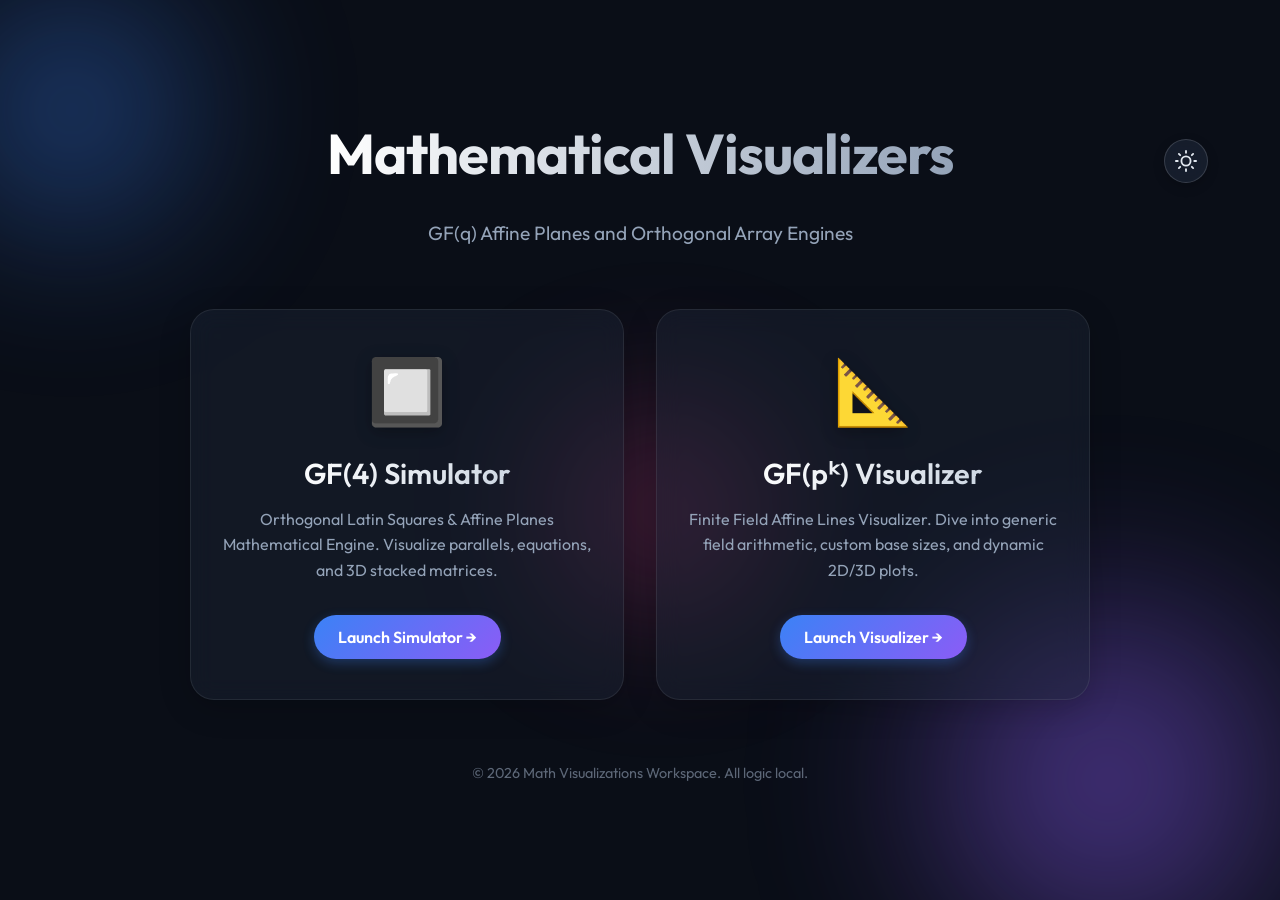
<file: index.html>
<!DOCTYPE html>
<html lang="en">
<head>
    <meta charset="UTF-8">
    <meta name="viewport" content="width=device-width, initial-scale=1.0">
    <!-- Anti-flash: apply theme BEFORE CSS renders -->
    <script>
        (function () {
            var theme = localStorage.getItem('theme') || 'dark';
            document.documentElement.setAttribute('data-theme', theme);
        })();
    </script>
    <title>Mathematical Simulators Hub</title>
    <link href="https://fonts.googleapis.com/css2?family=Outfit:wght@300;400;600;700&display=swap" rel="stylesheet">
    <link rel="stylesheet" href="style.css">
</head>
<body>
    <!-- Background Elements -->
    <div class="bg-shape shape-1"></div>
    <div class="bg-shape shape-2"></div>
    <div class="bg-shape shape-3"></div>

    <div class="container">
        <header class="hero">
            <div class="hero-top">
                <h1>Mathematical Visualizers</h1>
                <button id="theme-toggle" class="theme-toggle-btn" aria-label="Toggle Theme">
                    <!-- Sun icon (shown in dark mode) -->
                    <svg class="sun-icon" xmlns="http://www.w3.org/2000/svg" width="22" height="22" viewBox="0 0 24 24"
                        fill="none" stroke="currentColor" stroke-width="2" stroke-linecap="round" stroke-linejoin="round">
                        <circle cx="12" cy="12" r="5"></circle>
                        <line x1="12" y1="1" x2="12" y2="3"></line><line x1="12" y1="21" x2="12" y2="23"></line>
                        <line x1="4.22" y1="4.22" x2="5.64" y2="5.64"></line><line x1="18.36" y1="18.36" x2="19.78" y2="19.78"></line>
                        <line x1="1" y1="12" x2="3" y2="12"></line><line x1="21" y1="12" x2="23" y2="12"></line>
                        <line x1="4.22" y1="19.78" x2="5.64" y2="18.36"></line><line x1="18.36" y1="5.64" x2="19.78" y2="4.22"></line>
                    </svg>
                    <!-- Moon icon (shown in light mode) -->
                    <svg class="moon-icon" xmlns="http://www.w3.org/2000/svg" width="22" height="22" viewBox="0 0 24 24"
                        fill="none" stroke="currentColor" stroke-width="2" stroke-linecap="round" stroke-linejoin="round">
                        <path d="M21 12.79A9 9 0 1 1 11.21 3 7 7 0 0 0 21 12.79z"></path>
                    </svg>
                </button>
            </div>
            <p>GF(q) Affine Planes and Orthogonal Array Engines</p>
        </header>

        <main class="cards-grid">
            
            <a href="Orthogonal Latin Squares vs. Affine Planes/index.html" class="portal-card">
                <div class="card-glow"></div>
                <div class="card-content">
                    <div class="card-icon">🔲</div>
                    <h2>GF(4) Simulator</h2>
                    <p>Orthogonal Latin Squares & Affine Planes Mathematical Engine. Visualize parallels, equations, and 3D stacked matrices.</p>
                    <span class="launch-btn">Launch Simulator &rarr;</span>
                </div>
            </a>

            <a href="Think/index.html" class="portal-card">
                <div class="card-glow"></div>
                <div class="card-content">
                    <div class="card-icon">📐</div>
                    <h2>GF(pᵏ) Visualizer</h2>
                    <p>Finite Field Affine Lines Visualizer. Dive into generic field arithmetic, custom base sizes, and dynamic 2D/3D plots.</p>
                    <span class="launch-btn">Launch Visualizer &rarr;</span>
                </div>
            </a>

        </main>
        
        <footer class="footer">
            <p>&copy; 2026 Math Visualizations Workspace. All logic local.</p>
        </footer>
    </div>

    <script>
        // ── Theme System ──────────────────────────────────────────────
        const themeToggleBtn = document.getElementById('theme-toggle');

        // Apply theme to <html> and save to localStorage
        function applyTheme(theme) {
            document.documentElement.setAttribute('data-theme', theme);
            localStorage.setItem('theme', theme);
        }

        // Toggle between dark and light
        themeToggleBtn.addEventListener('click', () => {
            const current = document.documentElement.getAttribute('data-theme');
            applyTheme(current === 'light' ? 'dark' : 'light');
        });

        // Cross-page sync: when another tab (e.g. the simulator) changes theme, update here too
        window.addEventListener('storage', (e) => {
            if (e.key === 'theme' && e.newValue) {
                document.documentElement.setAttribute('data-theme', e.newValue);
            }
        });
    </script>
</body>
</html>
</file>
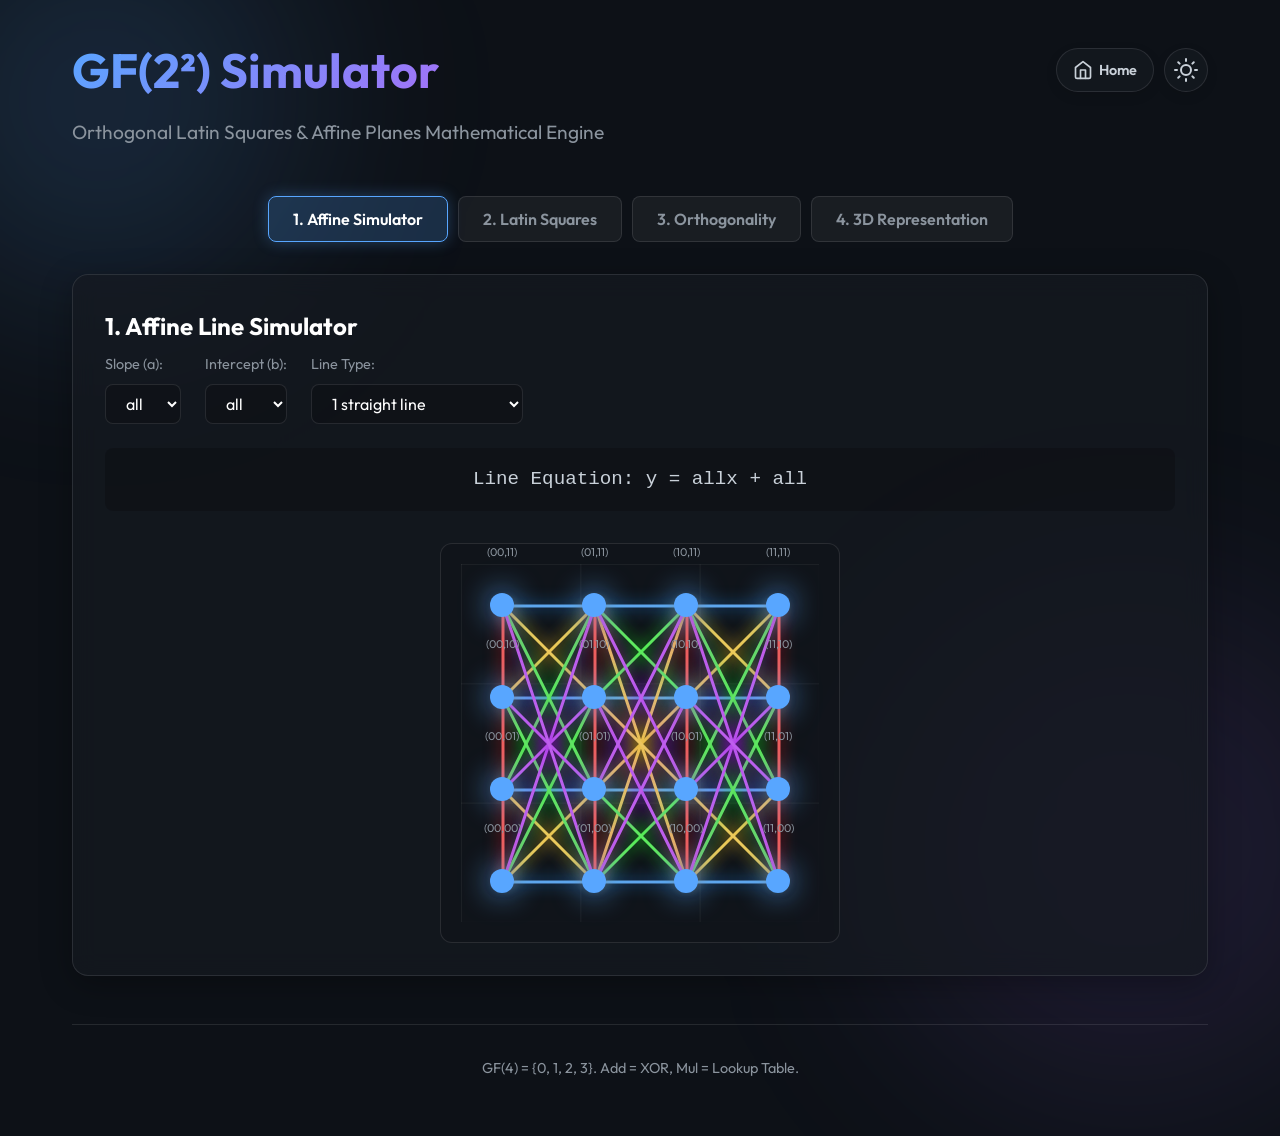
<file: Orthogonal Latin Squares vs. Affine Planes/index.html>
<!DOCTYPE html>
<html lang="en">

<head>
    <meta charset="UTF-8">
    <meta name="viewport" content="width=device-width, initial-scale=1.0">
    <!-- Anti-flash: apply theme BEFORE CSS renders -->
    <script>
        (function () {
            var theme = localStorage.getItem('theme') || 'dark';
            document.documentElement.setAttribute('data-theme', theme);
        })();
    </script>
    <title>GF(4) Affine Plane & Latin Squares Simulator</title>
    <link href="https://fonts.googleapis.com/css2?family=Outfit:wght@300;400;600;700&display=swap" rel="stylesheet">
    <link rel="stylesheet" href="style.css">
</head>

<body>
    <div class="bg-shape shape-1"></div>
    <div class="bg-shape shape-2"></div>

    <div class="container">
        <header>
            <div class="header-top">
                <h1>GF(2&sup2;) Simulator</h1>
                <div class="header-actions">
                    <a href="../index.html" class="home-btn" aria-label="Go to Home">
                        <svg xmlns="http://www.w3.org/2000/svg" width="20" height="20" viewBox="0 0 24 24" fill="none" stroke="currentColor" stroke-width="2" stroke-linecap="round" stroke-linejoin="round">
                            <path d="M3 9l9-7 9 7v11a2 2 0 0 1-2 2H5a2 2 0 0 1-2-2z"></path>
                            <polyline points="9 22 9 12 15 12 15 22"></polyline>
                        </svg>
                        <span>Home</span>
                    </a>
                    <button id="theme-toggle" class="theme-toggle-btn" aria-label="Toggle Theme">
                        <svg class="sun-icon" xmlns="http://www.w3.org/2000/svg" width="24" height="24" viewBox="0 0 24 24"
                            fill="none" stroke="currentColor" stroke-width="2" stroke-linecap="round"
                            stroke-linejoin="round">
                            <circle cx="12" cy="12" r="5"></circle>
                            <line x1="12" y1="1" x2="12" y2="3"></line>
                            <line x1="12" y1="21" x2="12" y2="23"></line>
                            <line x1="4.22" y1="4.22" x2="5.64" y2="5.64"></line>
                            <line x1="18.36" y1="18.36" x2="19.78" y2="19.78"></line>
                            <line x1="1" y1="12" x2="3" y2="12"></line>
                            <line x1="21" y1="12" x2="23" y2="12"></line>
                            <line x1="4.22" y1="19.78" x2="5.64" y2="18.36"></line>
                            <line x1="18.36" y1="5.64" x2="19.78" y2="4.22"></line>
                        </svg>
                        <svg class="moon-icon" xmlns="http://www.w3.org/2000/svg" width="24" height="24" viewBox="0 0 24 24"
                            fill="none" stroke="currentColor" stroke-width="2" stroke-linecap="round"
                            stroke-linejoin="round">
                            <path d="M21 12.79A9 9 0 1 1 11.21 3 7 7 0 0 0 21 12.79z"></path>
                        </svg>
                    </button>
                </div>
            </div>
            <p>Orthogonal Latin Squares & Affine Planes Mathematical Engine</p>
        </header>

        <main>
            <!-- Tabs Navigation -->
            <div class="tabs-container">
                <button class="tab-btn active" data-target="panel-1">1. Affine Simulator</button>
                <button class="tab-btn" data-target="panel-2">2. Latin Squares</button>
                <button class="tab-btn" data-target="panel-3">3. Orthogonality</button>
                <button class="tab-btn" data-target="panel-4">4. 3D Representation</button>
            </div>

            <!-- Affine Plane Control Panel -->
            <section id="panel-1" class="panel glass-panel tab-content active">
                <h2>1. Affine Line Simulator</h2>
                <div class="controls">
                    <div class="control-group">
                        <label for="slope">Slope (a):</label>
                        <select id="slope">
                            <option value="all">all</option>
                            <option value="0">00</option>
                            <option value="1">01</option>
                            <option value="2">10</option>
                            <option value="3">11</option>
                            <option value="inf">&infin;</option>
                        </select>
                    </div>
                    <div class="control-group">
                        <label for="intercept">Intercept (b):</label>
                        <select id="intercept">
                            <option value="all">all</option>
                            <option value="0">00</option>
                            <option value="1">01</option>
                            <option value="2">10</option>
                            <option value="3">11</option>
                        </select>
                    </div>
                    <div class="control-group">
                        <label for="line-style">Line Type:</label>
                        <select id="line-style">
                            <option value="1">1 straight line</option>
                            <option value="2">2 Bezier curve</option>
                            <option value="3">3 curve</option>
                            <option value="4">4 Spline Curve</option>
                            <option value="5">5 Catmull-Rom Spline</option>
                            <option value="6">6 Cosine Interpolation</option>
                            <option value="7">7 Hermite Curve</option>
                        </select>
                    </div>
                </div>
                <div class="equation-display">
                    Line Equation: <span>y = <span id="eq-a">00</span>x + <span id="eq-b">00</span></span>
                </div>
                <!-- Interactive Grid -->
                <div class="grid-container" id="affine-grid">
                    <!-- Points generated by JS -->
                </div>
            </section>

            <!-- Latin Squares Generated -->
            <section id="panel-2" class="panel glass-panel tab-content">
                <h2>2. Latin Squares Generation</h2>
                <p>Derived from parallel lines of slope a &isin; {1, 2, 3}</p>
                <div class="controls">
                    <button id="randomize-latin-btn" class="primary-btn">Randomize 3 Latin Squares</button>
                    <button id="reset-latin-btn" class="primary-btn">Restore Default Latin Squares</button>
                </div>
                <div class="latin-squares-container">
                    <div class="latin-square-wrapper" id="ls-1">
                        <h3>L&#x2081; (a = 1)</h3>
                        <div class="matrix-grid"></div>
                    </div>
                    <div class="latin-square-wrapper" id="ls-2">
                        <h3>L&#x2082; (a = 2)</h3>
                        <div class="matrix-grid"></div>
                    </div>
                    <div class="latin-square-wrapper" id="ls-3">
                        <h3>L&#x2083; (a = 3)</h3>
                        <div class="matrix-grid"></div>
                    </div>
                </div>
            </section>

            <!-- Superimposition Verifier -->
            <section id="panel-3" class="panel glass-panel tab-content">
                <h2>3. Orthogonality Verification</h2>
                <p>Superimpose two Latin Squares to verify orthogonality.</p>

                <div class="controls">
                    <div class="control-group">
                        <label for="sq1">Square 1:</label>
                        <select id="sq1">
                            <option value="1">L&#x2081;</option>
                            <option value="2">L&#x2082;</option>
                            <option value="3">L&#x2083;</option>
                        </select>
                    </div>
                    <span class="cross-icon">&times;</span>
                    <div class="control-group">
                        <label for="sq2">Square 2:</label>
                        <select id="sq2">
                            <option value="1">L&#x2081;</option>
                            <option value="2" selected>L&#x2082;</option>
                            <option value="3">L&#x2083;</option>
                        </select>
                    </div>
                    <button id="verify-btn" class="primary-btn">Superimpose & Verify</button>
                </div>

                <div class="superposition-display hidden" id="superposition-result">
                    <div class="matrix-grid large-grid" id="super-matrix"></div>
                    <div class="verification-status" id="verify-status">
                        <!-- Status message goes here -->
                    </div>
                </div>
            </section>

            <!-- 3D Overlaid Planes Representation -->
            <section id="panel-4" class="panel glass-panel tab-content">
                <h2>4. 3D Overlaid Planes Representation</h2>
                <p>Visualize the superimposed orthogonal arrays as a 3D structure.</p>
                <div class="cube-controls controls">
                    <button id="render-3d-btn" class="primary-btn">Render 3D Planes</button>

                    <div class="control-group" style="margin-left: 20px;">
                        <label for="cube-val-filter">Show Blocks:</label>
                        <select id="cube-val-filter">
                            <option value="all">all</option>
                            <option value="0">00</option>
                            <option value="1">01</option>
                            <option value="2">10</option>
                            <option value="3">11</option>
                        </select>
                    </div>

                    <div class="control-group" style="flex-direction: row; align-items: center; margin-left: auto;">
                        <span class="drag-hint">Left-click: Drag layers | Right-click: Rotate scene | Scroll:
                            Zoom</span>
                    </div>
                </div>
                <div class="cube-container hidden" id="cube-wrapper">
                    <div class="scene" id="cube-scene">
                        <!-- 3D layer planes generated by JS -->
                    </div>
                </div>

                <!-- Popup to show tuple data on click -->
                <div id="tuple-popup" class="hidden">
                    <h4>Coordinate (x, y, z)</h4>
                    <p id="tuple-data">H&#x2081;, H&#x2082;, H&#x2083;: (00, 00, 00)</p>
                </div>
            </section>
        </main>

        <footer>
            <p>GF(4) = {0, 1, 2, 3}. Add = XOR, Mul = Lookup Table.</p>
        </footer>
    </div>

    <script src="app.js"></script>
</body>

</html>
</file>
<file: style.css>
:root {
    --bg-dark: #0a0e17;
    --text-primary: #e2e8f0;
    --text-secondary: #94a3b8;
    --accent-1: #3b82f6;
    --accent-2: #8b5cf6;
    --accent-3: #ec4899;
    --card-bg: rgba(30, 41, 59, 0.4);
    --card-border: rgba(255, 255, 255, 0.08);
    --toggle-bg: rgba(30, 41, 59, 0.6);
    --toggle-border: rgba(255, 255, 255, 0.15);
    --toggle-color: #e2e8f0;
}

[data-theme="light"] {
    --bg-dark: #f1f5f9;
    --text-primary: #1e293b;
    --text-secondary: #475569;
    --card-bg: rgba(255, 255, 255, 0.7);
    --card-border: rgba(0, 0, 0, 0.08);
    --toggle-bg: rgba(255, 255, 255, 0.8);
    --toggle-border: rgba(0, 0, 0, 0.15);
    --toggle-color: #1e293b;
}

[data-theme="light"] body {
    background-color: var(--bg-dark);
}

[data-theme="light"] .shape-1,
[data-theme="light"] .shape-2,
[data-theme="light"] .shape-3 {
    opacity: 0.25;
}

* {
    box-sizing: border-box;
    margin: 0;
    padding: 0;
}

body {
    font-family: 'Outfit', -apple-system, BlinkMacSystemFont, 'Segoe UI', Roboto, Helvetica, Arial, sans-serif;
    background-color: var(--bg-dark);
    color: var(--text-primary);
    min-height: 100vh;
    display: flex;
    flex-direction: column;
    align-items: center;
    justify-content: center;
    overflow-x: hidden;
    position: relative;
}

/* Background animated shapes */
.bg-shape {
    position: fixed;
    border-radius: 50%;
    filter: blur(80px);
    z-index: -1;
    opacity: 0.6;
    animation: float 20s infinite alternate;
}

.shape-1 {
    width: 400px;
    height: 400px;
    background: radial-gradient(circle, var(--accent-1), transparent 60%);
    top: -10%;
    left: -10%;
}

.shape-2 {
    width: 600px;
    height: 600px;
    background: radial-gradient(circle, var(--accent-2), transparent 60%);
    bottom: -20%;
    right: -10%;
    animation-delay: -5s;
}

.shape-3 {
    width: 300px;
    height: 300px;
    background: radial-gradient(circle, var(--accent-3), transparent 60%);
    top: 40%;
    left: 40%;
    animation-delay: -10s;
}

@keyframes float {
    0% { transform: translate(0, 0) scale(1); }
    100% { transform: translate(40px, -40px) scale(1.1); }
}

.container {
    max-width: 1200px;
    width: 100%;
    padding: 2rem;
    z-index: 10;
    display: flex;
    flex-direction: column;
    align-items: center;
    gap: 4rem;
}

.hero {
    text-align: center;
    animation: fadeInDown 1s ease-out forwards;
    width: 100%;
}

.hero-top {
    display: flex;
    justify-content: center;
    align-items: center;
    position: relative;
    margin-bottom: 1rem;
}

.theme-toggle-btn {
    position: absolute;
    right: 0;
    background: var(--toggle-bg);
    border: 1px solid var(--toggle-border);
    color: var(--toggle-color);
    width: 44px;
    height: 44px;
    border-radius: 50%;
    display: flex;
    justify-content: center;
    align-items: center;
    cursor: pointer;
    transition: all 0.3s ease;
    box-shadow: 0 4px 12px rgba(0, 0, 0, 0.2);
    backdrop-filter: blur(8px);
}

.theme-toggle-btn:hover {
    transform: scale(1.1);
    border-color: var(--accent-1);
    color: var(--accent-1);
    box-shadow: 0 4px 16px rgba(59, 130, 246, 0.4);
}

/* Show sun in dark mode, moon in light mode */
.sun-icon { display: block; }
.moon-icon { display: none; }
[data-theme="light"] .sun-icon { display: none; }
[data-theme="light"] .moon-icon { display: block; }

.hero h1 {
    font-size: 3.5rem;
    font-weight: 700;
    margin-bottom: 1rem;
    background: linear-gradient(to right, #fff, #94a3b8);
    -webkit-background-clip: text;
    -webkit-text-fill-color: transparent;
    letter-spacing: -1px;
}

.hero p {
    font-size: 1.2rem;
    color: var(--text-secondary);
    max-width: 600px;
    margin: 0 auto;
}

/* Cards Layout */
.cards-grid {
    display: grid;
    grid-template-columns: repeat(auto-fit, minmax(350px, 1fr));
    gap: 2rem;
    width: 100%;
    max-width: 900px;
}

/* Portal Card styling - glassmorphism */
.portal-card {
    position: relative;
    text-decoration: none;
    color: inherit;
    background: var(--card-bg);
    border: 1px solid var(--card-border);
    border-radius: 24px;
    padding: 2.5rem 2rem;
    backdrop-filter: blur(12px);
    -webkit-backdrop-filter: blur(12px);
    box-shadow: 0 8px 32px rgba(0, 0, 0, 0.2);
    transition: transform 0.4s cubic-bezier(0.175, 0.885, 0.32, 1.275), 
                box-shadow 0.4s ease, border-color 0.4s ease;
    overflow: hidden;
    display: flex;
    flex-direction: column;
    align-items: center;
    text-align: center;
    animation: fadeInUp 1s ease-out forwards;
    opacity: 0;
}

.cards-grid a:nth-child(2) {
    animation-delay: 0.2s;
}

.card-glow {
    position: absolute;
    width: 150px;
    height: 150px;
    background: radial-gradient(circle, rgba(255,255,255,0.2), transparent 70%);
    border-radius: 50%;
    top: -50px;
    left: -50px;
    z-index: 0;
    opacity: 0;
    transition: opacity 0.4s ease;
    pointer-events: none;
}

.portal-card:hover {
    transform: translateY(-10px) scale(1.02);
    box-shadow: 0 20px 40px rgba(0, 0, 0, 0.4),
                0 0 20px rgba(59, 130, 246, 0.3);
    border-color: rgba(255, 255, 255, 0.2);
}

.portal-card:hover .card-glow {
    opacity: 1;
}

.card-content {
    position: relative;
    z-index: 1;
    display: flex;
    flex-direction: column;
    align-items: center;
    height: 100%;
}

.card-icon {
    font-size: 4rem;
    margin-bottom: 1.5rem;
    filter: drop-shadow(0 4px 8px rgba(0,0,0,0.3));
    transition: transform 0.3s ease;
}

.portal-card:hover .card-icon {
    transform: scale(1.1) rotate(5deg);
}

.portal-card h2 {
    font-size: 1.8rem;
    font-weight: 600;
    margin-bottom: 1rem;
    background: linear-gradient(135deg, #fff, #cbd5e1);
    -webkit-background-clip: text;
    -webkit-text-fill-color: transparent;
}

.portal-card p {
    font-size: 1rem;
    color: var(--text-secondary);
    line-height: 1.6;
    margin-bottom: 2rem;
    flex-grow: 1;
}

.launch-btn {
    display: inline-block;
    padding: 0.75rem 1.5rem;
    background: linear-gradient(135deg, var(--accent-1), var(--accent-2));
    color: white;
    font-weight: 600;
    border-radius: 999px;
    transition: transform 0.2s ease, box-shadow 0.2s ease;
    box-shadow: 0 4px 12px rgba(59, 130, 246, 0.3);
}

.portal-card:hover .launch-btn {
    transform: translateY(-2px);
    box-shadow: 0 6px 16px rgba(59, 130, 246, 0.5);
}

.footer {
    text-align: center;
    color: var(--text-secondary);
    font-size: 0.9rem;
    opacity: 0.6;
    margin-top: auto;
}

@keyframes fadeInDown {
    from { opacity: 0; transform: translateY(-20px); }
    to { opacity: 1; transform: translateY(0); }
}

@keyframes fadeInUp {
    from { opacity: 0; transform: translateY(20px); }
    to { opacity: 1; transform: translateY(0); }
}

/* Responsive */
@media (max-width: 768px) {
    .hero h1 { font-size: 2.5rem; }
    .cards-grid { grid-template-columns: 1fr; max-width: 400px; }
}
</file>
<file: Orthogonal Latin Squares vs. Affine Planes/style.css>
:root {
    --bg-color: #0d1117;
    --panel-bg: rgba(22, 27, 34, 0.7);
    --border-color: rgba(255, 255, 255, 0.1);
    --text-primary: #c9d1d9;
    --text-secondary: #8b949e;
    --accent-color: #58a6ff;
    --accent-hover: #3182ce;
    --success-color: #2ea043;
    --error-color: #f85149;
    --point-color: rgba(255, 255, 255, 0.2);
    --point-active: #58a6ff;

    --text-inverse: #fff;
    --tab-bg: rgba(255, 255, 255, 0.05);
    --tab-hover-bg: rgba(255, 255, 255, 0.15);
    --tab-active-bg: rgba(88, 166, 255, 0.2);
    --tab-active-shadow: rgba(88, 166, 255, 0.3);
    --select-bg: rgba(0, 0, 0, 0.2);
    --equation-bg: rgba(0, 0, 0, 0.2);
    --grid-bg: rgba(0, 0, 0, 0.1);
    --grid-line: rgba(255, 255, 255, 0.05);
    --matrix-wrapper-bg: rgba(0, 0, 0, 0.2);
    --matrix-cell-bg: rgba(255, 255, 255, 0.05);
    --matrix-cell-hover: rgba(255, 255, 255, 0.1);
    --layer-plane-bg: rgba(255, 255, 255, 0.02);
    --layer-plane-border: rgba(255, 255, 255, 0.15);
    --layer-label-shadow: rgba(0, 0, 0, 0.8);
    --btn-text: #fff;
    --btn-shadow: rgba(88, 166, 255, 0.3);

    font-family: 'Outfit', sans-serif;
}

[data-theme="light"] {
    --bg-color: #f6f8fa;
    --panel-bg: rgba(255, 255, 255, 0.85);
    --border-color: rgba(0, 0, 0, 0.1);
    --text-primary: #24292f;
    --text-secondary: #57606a;
    --accent-color: #0969da;
    --accent-hover: #0550ae;
    --success-color: #1a7f37;
    --error-color: #cf222e;
    --point-color: rgba(0, 0, 0, 0.2);
    --point-active: #0969da;

    --text-inverse: #24292f;
    --tab-bg: rgba(0, 0, 0, 0.03);
    --tab-hover-bg: rgba(0, 0, 0, 0.08);
    --tab-active-bg: rgba(9, 105, 218, 0.1);
    --tab-active-shadow: rgba(9, 105, 218, 0.2);
    --select-bg: rgba(255, 255, 255, 0.8);
    --equation-bg: rgba(255, 255, 255, 0.5);
    --grid-bg: rgba(255, 255, 255, 0.5);
    --grid-line: rgba(0, 0, 0, 0.05);
    --matrix-wrapper-bg: rgba(255, 255, 255, 0.6);
    --matrix-cell-bg: rgba(0, 0, 0, 0.03);
    --matrix-cell-hover: rgba(0, 0, 0, 0.08);
    --layer-plane-bg: rgba(255, 255, 255, 0.2);
    --layer-plane-border: rgba(0, 0, 0, 0.1);
    --layer-label-shadow: rgba(255, 255, 255, 0.8);
    --btn-text: #fff;
    --btn-shadow: rgba(9, 105, 218, 0.3);
}

* {
    box-sizing: border-box;
    margin: 0;
    padding: 0;
}

body {
    background-color: var(--bg-color);
    color: var(--text-primary);
    min-height: 100vh;
    overflow-x: hidden;
    position: relative;
    line-height: 1.6;
}

/* Dynamic background objects */
.bg-shape {
    position: fixed;
    border-radius: 50%;
    filter: blur(100px);
    z-index: -1;
    animation: drift 20s infinite alternate;
}

.shape-1 {
    width: 400px;
    height: 400px;
    background: rgba(88, 166, 255, 0.15);
    top: -100px;
    left: -100px;
}

.shape-2 {
    width: 500px;
    height: 500px;
    background: rgba(163, 113, 247, 0.1);
    bottom: -200px;
    right: -100px;
}

@keyframes drift {
    0% {
        transform: translate(0, 0);
    }

    100% {
        transform: translate(50px, 50px);
    }
}

.container {
    max-width: 1200px;
    margin: 0 auto;
    padding: 2rem;
}

header {
    margin-bottom: 3rem;
}

.header-top {
    display: flex;
    justify-content: space-between;
    align-items: center;
    margin-bottom: 0.5rem;
}

header h1 {
    font-size: 3rem;
    font-weight: 700;
    background: linear-gradient(135deg, var(--accent-color), #a371f7);
    -webkit-background-clip: text;
    -webkit-text-fill-color: transparent;
    margin-bottom: 0;
}

.header-actions {
    display: flex;
    align-items: center;
    gap: 10px;
}

.home-btn {
    display: flex;
    align-items: center;
    gap: 6px;
    background: var(--panel-bg);
    border: 1px solid var(--border-color);
    color: var(--text-primary);
    height: 44px;
    padding: 0 16px;
    border-radius: 22px;
    text-decoration: none;
    font-family: 'Outfit', sans-serif;
    font-size: 0.9rem;
    font-weight: 600;
    cursor: pointer;
    transition: all 0.3s ease;
    box-shadow: 0 4px 12px rgba(0, 0, 0, 0.1);
    white-space: nowrap;
}

.home-btn:hover {
    transform: scale(1.05);
    color: var(--accent-color);
    border-color: var(--accent-color);
    box-shadow: 0 4px 16px var(--btn-shadow);
}

.theme-toggle-btn {
    background: var(--panel-bg);
    border: 1px solid var(--border-color);
    color: var(--text-primary);
    width: 44px;
    height: 44px;
    border-radius: 50%;
    display: flex;
    justify-content: center;
    align-items: center;
    cursor: pointer;
    transition: all 0.3s ease;
    box-shadow: 0 4px 12px rgba(0, 0, 0, 0.1);
}

.theme-toggle-btn:hover {
    transform: scale(1.05);
    color: var(--accent-color);
    border-color: var(--accent-color);
}

[data-theme="light"] .theme-toggle-btn .sun-icon {
    display: none;
}

[data-theme="dark"] .theme-toggle-btn .moon-icon {
    display: none;
}

[data-theme="light"] .theme-toggle-btn .moon-icon {
    display: block;
}

:root:not([data-theme="light"]) .theme-toggle-btn .moon-icon {
    display: none;
}

header p {
    color: var(--text-secondary);
    font-size: 1.2rem;
}

main {
    display: flex;
    flex-direction: column;
    gap: 1rem;
}

/* Tabs Navigation */
.tabs-container {
    display: flex;
    justify-content: center;
    flex-wrap: wrap;
    gap: 10px;
    margin-bottom: 1rem;
}

.tab-btn {
    padding: 12px 24px;
    background: var(--tab-bg);
    border: 1px solid var(--border-color);
    border-radius: 8px;
    color: var(--text-secondary);
    cursor: pointer;
    font-size: 1rem;
    font-weight: 600;
    transition: all 0.3s;
    font-family: 'Outfit', sans-serif;
}

.tab-btn:hover {
    background: var(--tab-hover-bg);
    color: var(--text-inverse);
}

.tab-btn.active {
    background: var(--tab-active-bg);
    border-color: var(--accent-color);
    color: var(--text-inverse);
    box-shadow: 0 0 15px var(--tab-active-shadow);
}

.tab-content {
    display: none;
}

.tab-content.active {
    display: block;
    animation: fadeInTab 0.4s ease-out forwards;
}

@keyframes fadeInTab {
    from {
        opacity: 0;
        transform: translateY(10px);
    }

    to {
        opacity: 1;
        transform: translateY(0);
    }
}

.panel {
    border-radius: 16px;
    padding: 2rem;
    position: relative;
}

.glass-panel {
    background: var(--panel-bg);
    backdrop-filter: blur(12px);
    border: 1px solid var(--border-color);
    box-shadow: 0 8px 32px rgba(0, 0, 0, 0.3);
}

h2 {
    margin-bottom: 0.5rem;
    font-size: 1.5rem;
    color: var(--text-inverse);
}

p {
    color: var(--text-secondary);
    margin-bottom: 1.5rem;
}

/* Controls */
.controls {
    display: flex;
    gap: 1.5rem;
    align-items: center;
    margin-bottom: 1.5rem;
}

.control-group {
    display: flex;
    flex-direction: column;
    gap: 0.5rem;
}

label {
    font-size: 0.9rem;
    color: var(--text-secondary);
}

select {
    background: var(--select-bg);
    border: 1px solid var(--border-color);
    color: var(--text-inverse);
    padding: 0.5rem 1rem;
    border-radius: 8px;
    font-family: inherit;
    font-size: 1rem;
    outline: none;
    cursor: pointer;
    transition: all 0.2s;
}

select:hover,
select:focus {
    border-color: var(--accent-color);
}

.equation-display {
    font-size: 1.2rem;
    margin-bottom: 2rem;
    padding: 1rem;
    background: var(--equation-bg);
    border-radius: 8px;
    text-align: center;
    font-family: monospace;
}

/* Coordinate Grid */
.grid-container {
    display: grid;
    grid-template-columns: repeat(4, 1fr);
    grid-template-rows: repeat(4, 1fr);
    gap: 10px;
    width: 100%;
    max-width: 400px;
    aspect-ratio: 1;
    margin: 0 auto;
    position: relative;
    padding: 20px;
    background: var(--grid-bg);
    border-radius: 12px;
    border: 1px solid var(--border-color);
}

/* The grid visual lines */
.grid-container::before {
    content: '';
    position: absolute;
    top: 20px;
    bottom: 20px;
    left: 20px;
    right: 20px;
    background-image:
        linear-gradient(to right, var(--grid-line) 1px, transparent 1px),
        linear-gradient(to bottom, var(--grid-line) 1px, transparent 1px);
    background-size: 33.33% 33.33%;
    z-index: 0;
}

.grid-point {
    position: relative;
    z-index: 1;
    display: flex;
    justify-content: center;
    align-items: center;
}

.point-dot {
    width: 12px;
    height: 12px;
    background-color: var(--point-color);
    border-radius: 50%;
    transition: all 0.3s cubic-bezier(0.175, 0.885, 0.32, 1.275);
}

.point-dot.active {
    background-color: var(--accent-color);
    transform: scale(2);
    box-shadow: 0 0 15px var(--accent-color);
}

.point-coord {
    position: absolute;
    top: -20px;
    font-size: 0.7rem;
    color: var(--text-secondary);
    opacity: 0;
    transition: opacity 0.2s;
}

.point-dot.active+.point-coord {
    opacity: 1;
}

#affine-lines-svg {
    position: absolute;
    top: 0;
    left: 0;
    width: 100%;
    height: 100%;
    pointer-events: none;
    z-index: 0;
}

.affine-curve {
    fill: none;
    stroke: var(--accent-color);
    stroke-width: 3;
    stroke-linecap: round;
    stroke-linejoin: round;
    filter: drop-shadow(0 0 8px var(--accent-color));
    stroke-dasharray: 3000;
    stroke-dashoffset: 3000;
    animation: drawCurve 1s ease-out forwards;
}

@keyframes drawCurve {
    to {
        stroke-dashoffset: 0;
    }
}

/* Latin Squares Layout */
.latin-squares-container {
    display: flex;
    flex-wrap: wrap;
    gap: 2rem;
    justify-content: space-between;
}

.latin-square-wrapper {
    flex: 1;
    min-width: 200px;
    background: var(--matrix-wrapper-bg);
    padding: 1.5rem;
    border-radius: 12px;
    border: 1px solid var(--border-color);
}

.latin-square-wrapper h3 {
    text-align: center;
    margin-bottom: 1rem;
    color: var(--text-inverse);
}

.matrix-grid {
    display: grid;
    grid-template-columns: repeat(4, 1fr);
    gap: 4px;
    margin: 0 auto;
}

.matrix-cell {
    background: var(--matrix-cell-bg);
    aspect-ratio: 1;
    display: flex;
    justify-content: center;
    align-items: center;
    font-weight: 600;
    font-size: 1.2rem;
    border-radius: 4px;
    color: var(--text-primary);
    transition: all 0.2s;
}

.matrix-cell:hover {
    background: var(--matrix-cell-hover);
    transform: scale(1.05);
}

/* Verifier styling */
.primary-btn {
    background: var(--accent-color);
    color: var(--btn-text);
    border: none;
    padding: 0.8rem 1.5rem;
    border-radius: 8px;
    font-family: inherit;
    font-weight: 600;
    font-size: 1rem;
    cursor: pointer;
    transition: all 0.2s;
    margin-top: 1.5rem;
}

.primary-btn:hover {
    background: var(--accent-hover);
    transform: translateY(-2px);
    box-shadow: 0 4px 12px var(--btn-shadow);
}

.primary-btn:active {
    transform: translateY(0);
}

.cross-icon {
    font-size: 1.5rem;
    color: var(--text-secondary);
    margin-top: 1.5rem;
}

.superposition-display {
    margin-top: 2rem;
    animation: fadeIn 0.5s ease-out;
}

.large-grid {
    max-width: 500px;
    gap: 8px;
}

.large-grid .matrix-cell {
    font-size: 1rem;
    letter-spacing: 2px;
}

.verification-status {
    margin-top: 2rem;
    padding: 1.5rem;
    border-radius: 8px;
    text-align: center;
    font-weight: 600;
    font-size: 1.2rem;
    display: flex;
    align-items: center;
    justify-content: center;
    gap: 10px;
}

.status-success {
    background: rgba(46, 160, 67, 0.1);
    border: 1px solid var(--success-color);
    color: var(--success-color);
}

.status-error {
    background: rgba(248, 81, 73, 0.1);
    border: 1px solid var(--error-color);
    color: var(--error-color);
}

.status-icon {
    font-size: 1.5rem;
}

.hidden {
    display: none;
}

@keyframes fadeIn {
    from {
        opacity: 0;
        transform: translateY(10px);
    }

    to {
        opacity: 1;
        transform: translateY(0);
    }
}

footer {
    text-align: center;
    margin-top: 3rem;
    padding-top: 2rem;
    border-top: 1px solid var(--border-color);
    color: var(--text-secondary);
    font-size: 0.9rem;
}


/* 3D Cube Visualization */
.cube-controls {
    margin-bottom: 2rem;
}

.cube-container {
    perspective: 1200px;
    width: 100%;
    height: 500px;
    display: flex;
    justify-content: center;
    align-items: center;
    margin-top: 2rem;
    overflow: hidden;
    cursor: grab;
    user-select: none;
}

.cube-container:active {
    cursor: grabbing;
}

.scene {
    width: 300px;
    height: 300px;
    position: relative;
    transform-style: preserve-3d;
    transform: rotateX(-30deg) rotateY(-45deg);
    /* Remove transition to allow smooth mouse dragging */
}

/* 3D Layer Planes */
.layer-plane {
    position: absolute;
    width: 250px;
    height: 250px;
    left: 25px;
    top: 25px;
    background: var(--layer-plane-bg);
    border: 1px solid var(--layer-plane-border);
    border-radius: 8px;
    padding: 8px;
    display: grid;
    grid-template-columns: repeat(4, 1fr);
    grid-template-rows: repeat(4, 1fr);
    gap: 8px;
    transform-style: preserve-3d;
    pointer-events: auto;
    cursor: grab;
    transition: none;
}

.layer-plane:active {
    cursor: grabbing;
}

.layer-cell {
    display: flex;
    justify-content: center;
    align-items: center;
    border-radius: 4px;
    font-weight: bold;
    font-family: monospace;
    font-size: 1.2rem;
    color: var(--text-inverse);
    cursor: pointer;
    box-shadow: inset 0 0 10px rgba(0, 0, 0, 0.2), 0 4px 6px rgba(0, 0, 0, 0.2);
    transition: transform 0.2s, filter 0.2s;
    pointer-events: auto;
}

.layer-cell:hover {
    filter: brightness(1.5);
    transform: translateZ(15px) scale(1.05);
}

.layer-label {
    position: absolute;
    top: -30px;
    left: 0;
    color: var(--text-inverse);
    font-weight: bold;
    font-size: 1.2rem;
    text-shadow: 0 2px 4px var(--layer-label-shadow);
    pointer-events: none;
}

/* Popup Tuple Display */
#tuple-popup {
    margin-top: 1rem;
    padding: 1rem;
    background: var(--panel-bg);
    border: 1px solid var(--accent-color);
    border-radius: 8px;
    text-align: center;
    box-shadow: 0 4px 15px rgba(88, 166, 255, 0.2);
    animation: fadeIn 0.3s;
}

#tuple-popup h4 {
    margin-bottom: 0.5rem;
    color: var(--text-secondary);
    font-size: 0.9rem;
}

#tuple-popup p {
    font-size: 1.2rem;
    font-weight: 700;
    color: var(--text-primary);
    margin: 0;
    letter-spacing: 1px;
}

.drag-hint {
    color: var(--text-secondary);
    font-size: 0.9rem;
    opacity: 0.8;
}

@media (max-width: 768px) {
    .controls {
        flex-direction: column;
        align-items: stretch;
    }

    .primary-btn {
        margin-top: 0;
    }

    .cross-icon {
        display: none;
    }

    .scene {
        transform: scale(0.8) rotateX(-20deg) rotateY(-45deg);
    }
}
</file>
